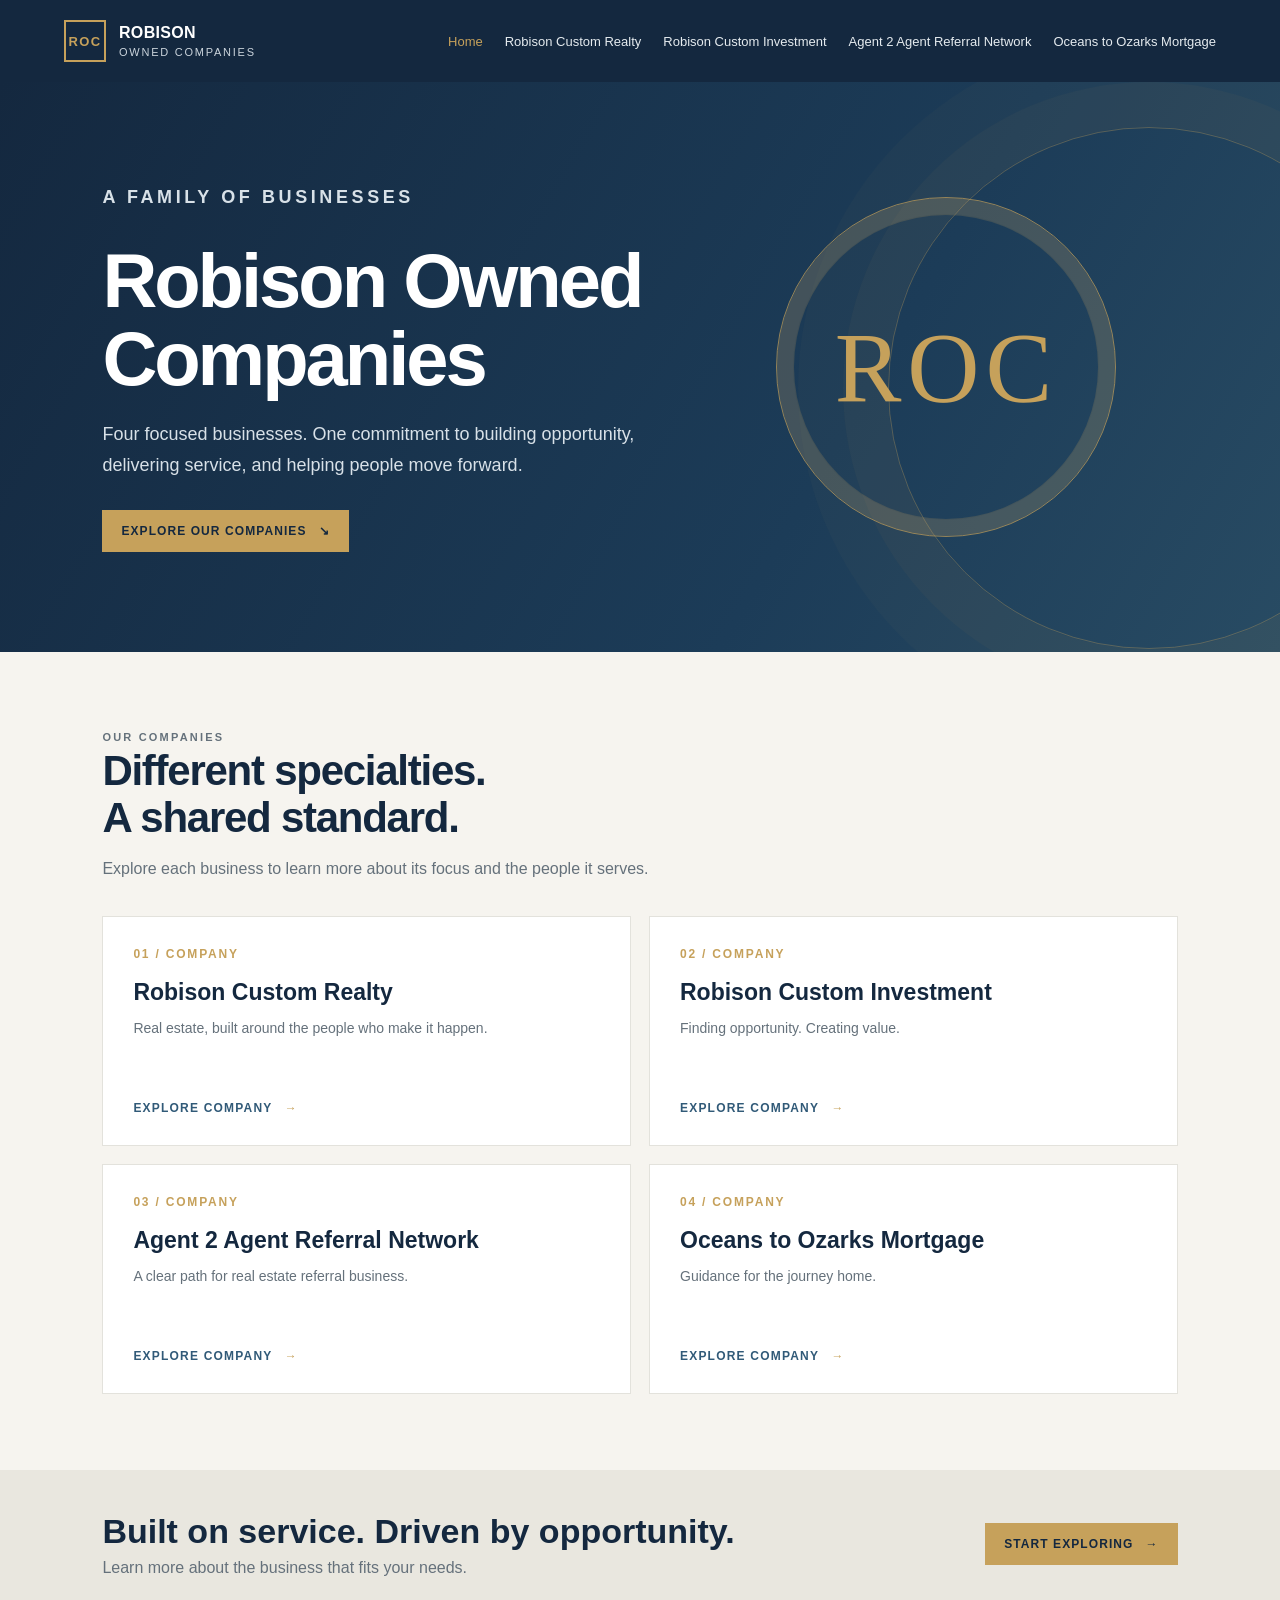
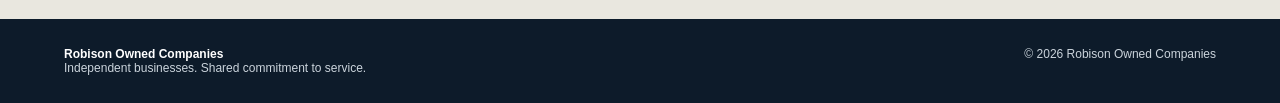
<file: index.html>
<!doctype html>
<html lang="en"><head><meta charset="utf-8"><meta name="viewport" content="width=device-width, initial-scale=1">
<title>Robison Owned Companies</title><meta name="description" content="Explore the businesses of Robison Owned Companies.">
<link rel="stylesheet" href="styles.css"></head><body>
<header class="site-header">
<a class="brand" href="index.html"><span class="brand-mark">ROC</span><span>ROBISON<small>Owned Companies</small></span></a>
<nav class="nav" aria-label="Main navigation"><a class="active" href="index.html">Home</a><a class="" href="robison-custom-realty.html">Robison Custom Realty</a><a class="" href="robison-custom-investment.html">Robison Custom Investment</a><a class="" href="agent-2-agent-referral-network.html">Agent 2 Agent Referral Network</a><a class="" href="oceans-to-ozarks-mortgage.html">Oceans to Ozarks Mortgage</a></nav>
</header>
<main>
<section class="hero">
<div><p class="eyebrow">A family of businesses</p><h1>Robison Owned<br>Companies</h1>
<p>Four focused businesses. One commitment to building opportunity, delivering service, and helping people move forward.</p>
<a class="button" href="#companies">Explore our companies <span>↘</span></a></div>
<div class="hero-art" aria-hidden="true"><div class="monogram">ROC</div></div>
</section>
<section class="section" id="companies">
<div class="section-heading"><p class="eyebrow">Our companies</p><h2>Different specialties.<br>A shared standard.</h2>
<p>Explore each business to learn more about its focus and the people it serves.</p></div>
<div class="company-grid">
<a class="company-card" href="robison-custom-realty.html"><span class="card-number">01 / COMPANY</span><h3>Robison Custom Realty</h3><p>Real estate, built around the people who make it happen.</p><span class="card-link">Explore company <span>→</span></span></a><a class="company-card" href="robison-custom-investment.html"><span class="card-number">02 / COMPANY</span><h3>Robison Custom Investment</h3><p>Finding opportunity. Creating value.</p><span class="card-link">Explore company <span>→</span></span></a><a class="company-card" href="agent-2-agent-referral-network.html"><span class="card-number">03 / COMPANY</span><h3>Agent 2 Agent Referral Network</h3><p>A clear path for real estate referral business.</p><span class="card-link">Explore company <span>→</span></span></a><a class="company-card" href="oceans-to-ozarks-mortgage.html"><span class="card-number">04 / COMPANY</span><h3>Oceans to Ozarks Mortgage</h3><p>Guidance for the journey home.</p><span class="card-link">Explore company <span>→</span></span></a>
</div>
</section>
<section class="callout"><div><h2>Built on service. Driven by opportunity.</h2><p>Learn more about the business that fits your needs.</p></div><a class="button" href="robison-custom-realty.html">Start exploring <span>→</span></a></section>
</main><footer class="footer"><div><strong>Robison Owned Companies</strong><br>Independent businesses. Shared commitment to service.</div><div>© <span id="year">2026</span> Robison Owned Companies</div></footer></body></html>
</file>
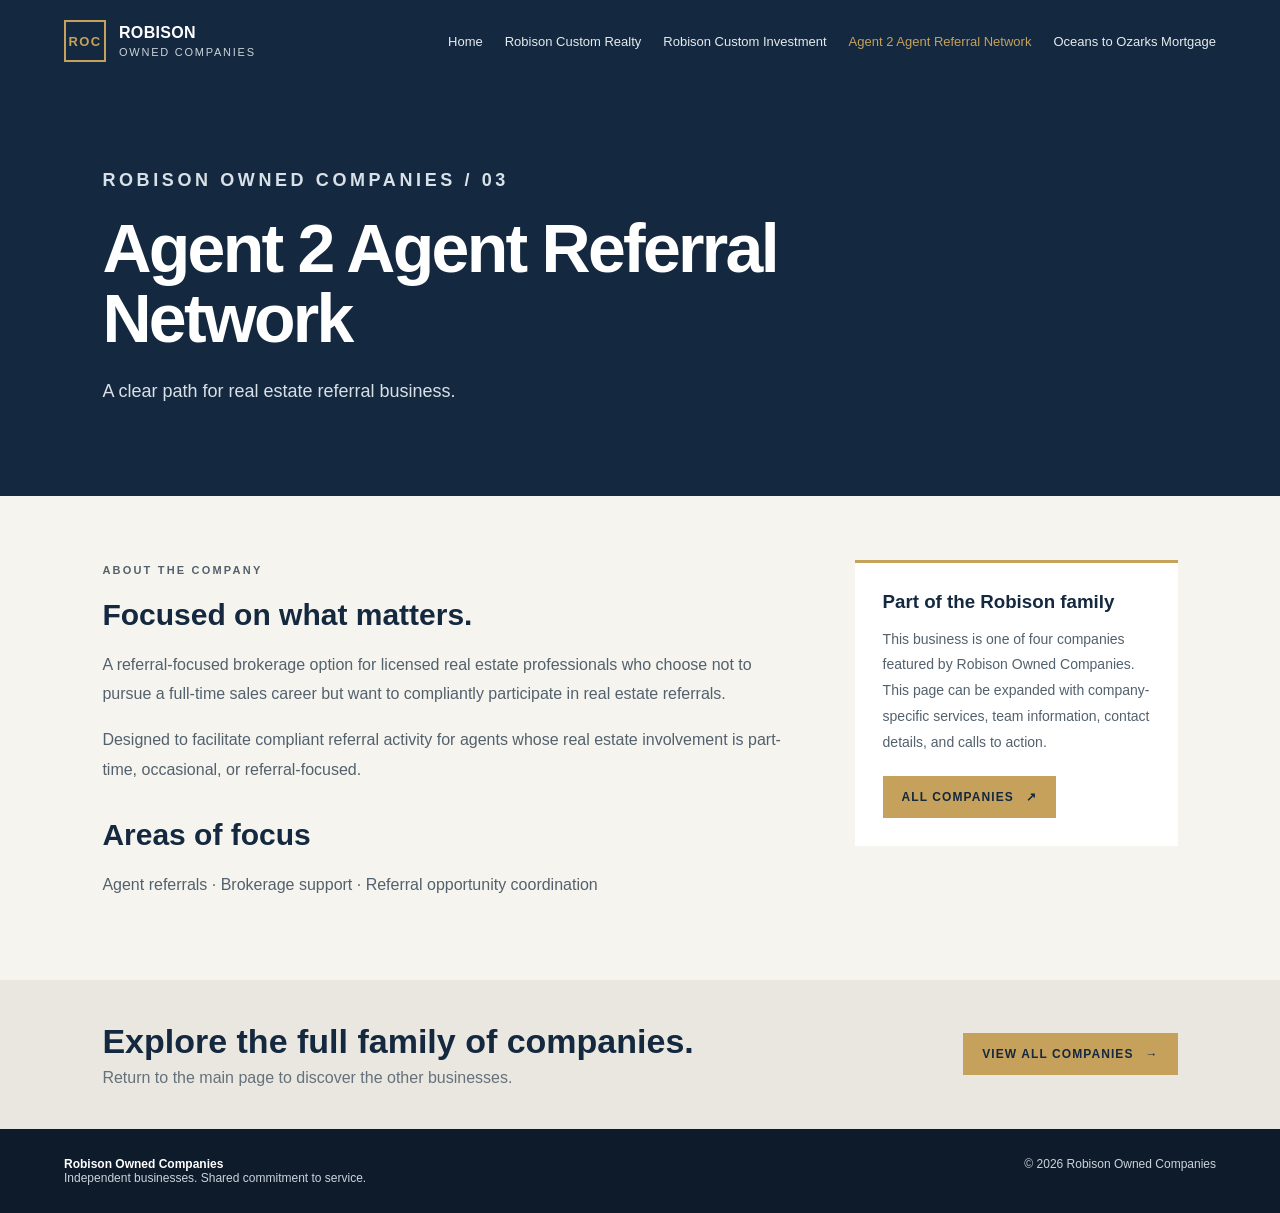
<file: agent-2-agent-referral-network.html>
<!doctype html>
<html lang="en"><head><meta charset="utf-8"><meta name="viewport" content="width=device-width, initial-scale=1">
<title>Agent 2 Agent Referral Network | Robison Owned Companies</title><meta name="description" content="A referral-focused brokerage option for licensed real estate professionals who choose not to pursue a full-time sales career but want to compliantly participate in real estate referrals.">
<link rel="stylesheet" href="styles.css"></head><body>
<header class="site-header">
<a class="brand" href="index.html"><span class="brand-mark">ROC</span><span>ROBISON<small>Owned Companies</small></span></a>
<nav class="nav" aria-label="Main navigation"><a class="" href="index.html">Home</a><a class="" href="robison-custom-realty.html">Robison Custom Realty</a><a class="" href="robison-custom-investment.html">Robison Custom Investment</a><a class="active" href="agent-2-agent-referral-network.html">Agent 2 Agent Referral Network</a><a class="" href="oceans-to-ozarks-mortgage.html">Oceans to Ozarks Mortgage</a></nav>
</header>
<main>
<section class="page-hero"><p class="eyebrow">Robison Owned Companies / 03</p><h1>Agent 2 Agent Referral Network</h1><p>A clear path for real estate referral business.</p></section>
<section class="page-content">
<div><p class="eyebrow">About the company</p><h2>Focused on what matters.</h2><p>A referral-focused brokerage option for licensed real estate professionals who choose not to pursue a full-time sales career but want to compliantly participate in real estate referrals.</p><p>Designed to facilitate compliant referral activity for agents whose real estate involvement is part-time, occasional, or referral-focused.</p><h2 style="margin-top:34px">Areas of focus</h2><p>Agent referrals · Brokerage support · Referral opportunity coordination</p></div>
<aside class="info-panel"><h3>Part of the Robison family</h3><p>This business is one of four companies featured by Robison Owned Companies. This page can be expanded with company-specific services, team information, contact details, and calls to action.</p><a class="button" href="index.html">All companies <span>↗</span></a></aside>
</section>
<section class="callout"><div><h2>Explore the full family of companies.</h2><p>Return to the main page to discover the other businesses.</p></div><a class="button" href="index.html#companies">View all companies <span>→</span></a></section>
</main><footer class="footer"><div><strong>Robison Owned Companies</strong><br>Independent businesses. Shared commitment to service.</div><div>© <span id="year">2026</span> Robison Owned Companies</div></footer></body></html>
</file>
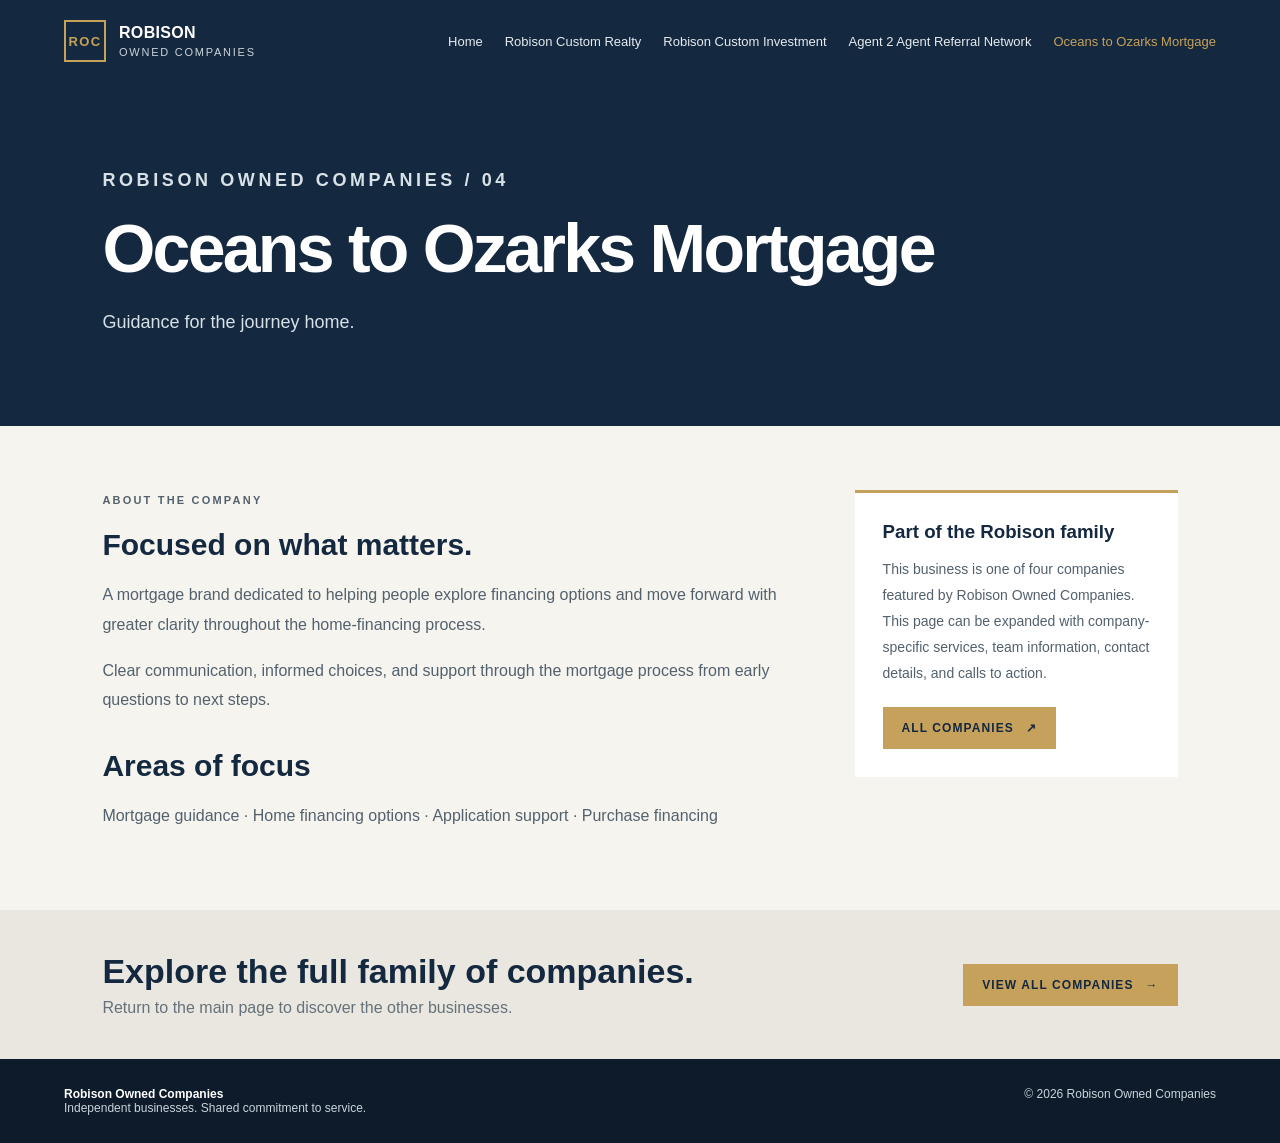
<file: oceans-to-ozarks-mortgage.html>
<!doctype html>
<html lang="en"><head><meta charset="utf-8"><meta name="viewport" content="width=device-width, initial-scale=1">
<title>Oceans to Ozarks Mortgage | Robison Owned Companies</title><meta name="description" content="A mortgage brand dedicated to helping people explore financing options and move forward with greater clarity throughout the home-financing process.">
<link rel="stylesheet" href="styles.css"></head><body>
<header class="site-header">
<a class="brand" href="index.html"><span class="brand-mark">ROC</span><span>ROBISON<small>Owned Companies</small></span></a>
<nav class="nav" aria-label="Main navigation"><a class="" href="index.html">Home</a><a class="" href="robison-custom-realty.html">Robison Custom Realty</a><a class="" href="robison-custom-investment.html">Robison Custom Investment</a><a class="" href="agent-2-agent-referral-network.html">Agent 2 Agent Referral Network</a><a class="active" href="oceans-to-ozarks-mortgage.html">Oceans to Ozarks Mortgage</a></nav>
</header>
<main>
<section class="page-hero"><p class="eyebrow">Robison Owned Companies / 04</p><h1>Oceans to Ozarks Mortgage</h1><p>Guidance for the journey home.</p></section>
<section class="page-content">
<div><p class="eyebrow">About the company</p><h2>Focused on what matters.</h2><p>A mortgage brand dedicated to helping people explore financing options and move forward with greater clarity throughout the home-financing process.</p><p>Clear communication, informed choices, and support through the mortgage process from early questions to next steps.</p><h2 style="margin-top:34px">Areas of focus</h2><p>Mortgage guidance · Home financing options · Application support · Purchase financing</p></div>
<aside class="info-panel"><h3>Part of the Robison family</h3><p>This business is one of four companies featured by Robison Owned Companies. This page can be expanded with company-specific services, team information, contact details, and calls to action.</p><a class="button" href="index.html">All companies <span>↗</span></a></aside>
</section>
<section class="callout"><div><h2>Explore the full family of companies.</h2><p>Return to the main page to discover the other businesses.</p></div><a class="button" href="index.html#companies">View all companies <span>→</span></a></section>
</main><footer class="footer"><div><strong>Robison Owned Companies</strong><br>Independent businesses. Shared commitment to service.</div><div>© <span id="year">2026</span> Robison Owned Companies</div></footer></body></html>
</file>
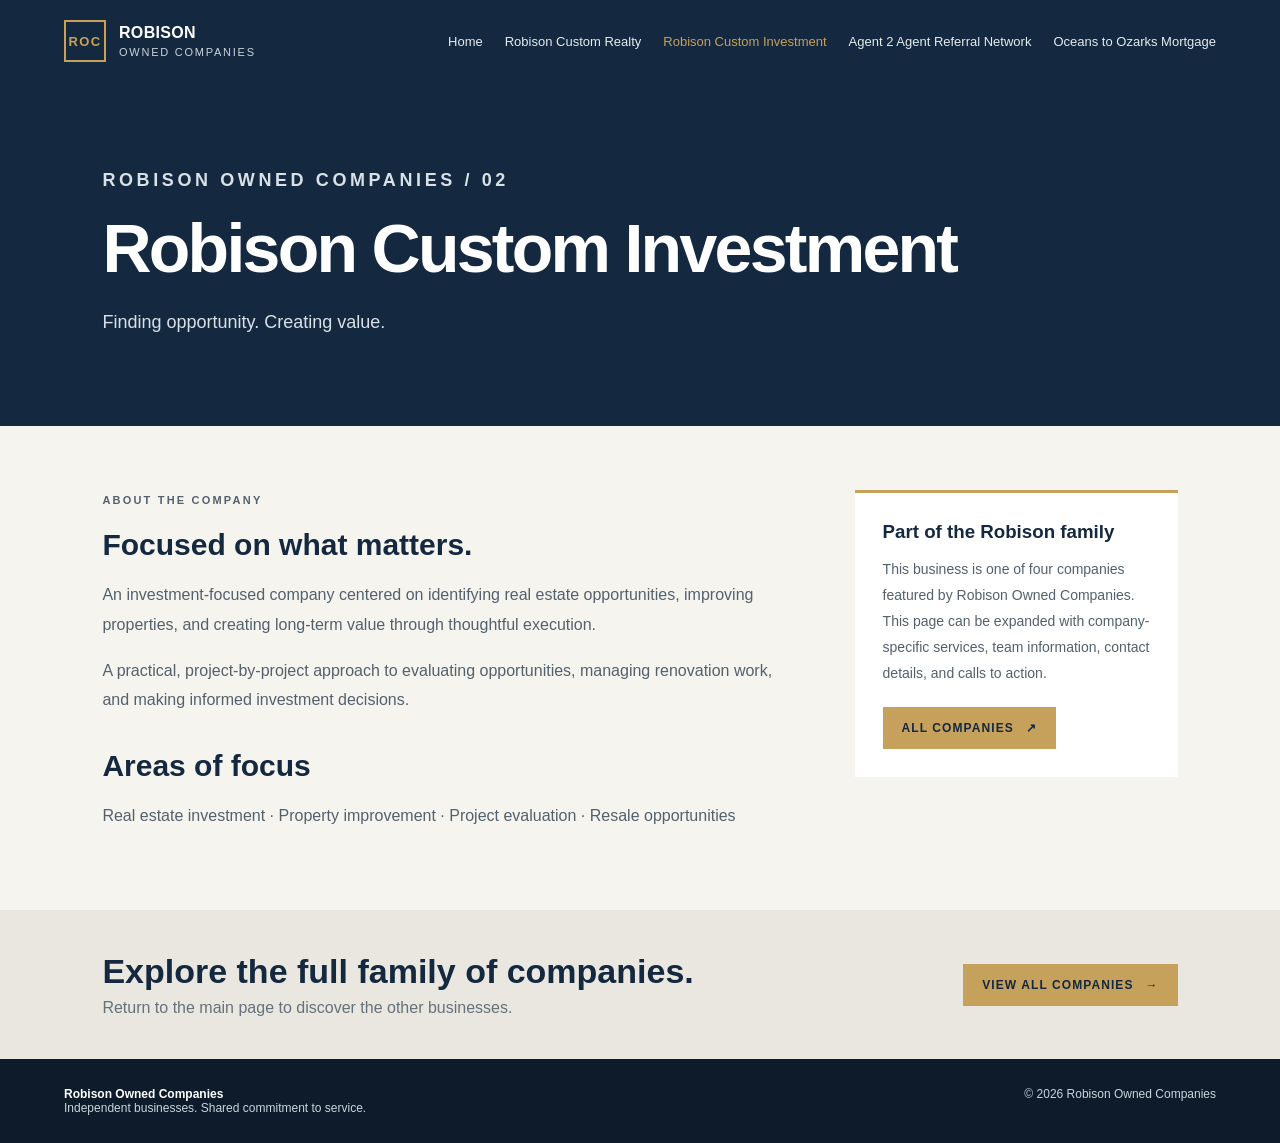
<file: robison-custom-investment.html>
<!doctype html>
<html lang="en"><head><meta charset="utf-8"><meta name="viewport" content="width=device-width, initial-scale=1">
<title>Robison Custom Investment | Robison Owned Companies</title><meta name="description" content="An investment-focused company centered on identifying real estate opportunities, improving properties, and creating long-term value through thoughtful execution.">
<link rel="stylesheet" href="styles.css"></head><body>
<header class="site-header">
<a class="brand" href="index.html"><span class="brand-mark">ROC</span><span>ROBISON<small>Owned Companies</small></span></a>
<nav class="nav" aria-label="Main navigation"><a class="" href="index.html">Home</a><a class="" href="robison-custom-realty.html">Robison Custom Realty</a><a class="active" href="robison-custom-investment.html">Robison Custom Investment</a><a class="" href="agent-2-agent-referral-network.html">Agent 2 Agent Referral Network</a><a class="" href="oceans-to-ozarks-mortgage.html">Oceans to Ozarks Mortgage</a></nav>
</header>
<main>
<section class="page-hero"><p class="eyebrow">Robison Owned Companies / 02</p><h1>Robison Custom Investment</h1><p>Finding opportunity. Creating value.</p></section>
<section class="page-content">
<div><p class="eyebrow">About the company</p><h2>Focused on what matters.</h2><p>An investment-focused company centered on identifying real estate opportunities, improving properties, and creating long-term value through thoughtful execution.</p><p>A practical, project-by-project approach to evaluating opportunities, managing renovation work, and making informed investment decisions.</p><h2 style="margin-top:34px">Areas of focus</h2><p>Real estate investment · Property improvement · Project evaluation · Resale opportunities</p></div>
<aside class="info-panel"><h3>Part of the Robison family</h3><p>This business is one of four companies featured by Robison Owned Companies. This page can be expanded with company-specific services, team information, contact details, and calls to action.</p><a class="button" href="index.html">All companies <span>↗</span></a></aside>
</section>
<section class="callout"><div><h2>Explore the full family of companies.</h2><p>Return to the main page to discover the other businesses.</p></div><a class="button" href="index.html#companies">View all companies <span>→</span></a></section>
</main><footer class="footer"><div><strong>Robison Owned Companies</strong><br>Independent businesses. Shared commitment to service.</div><div>© <span id="year">2026</span> Robison Owned Companies</div></footer></body></html>
</file>
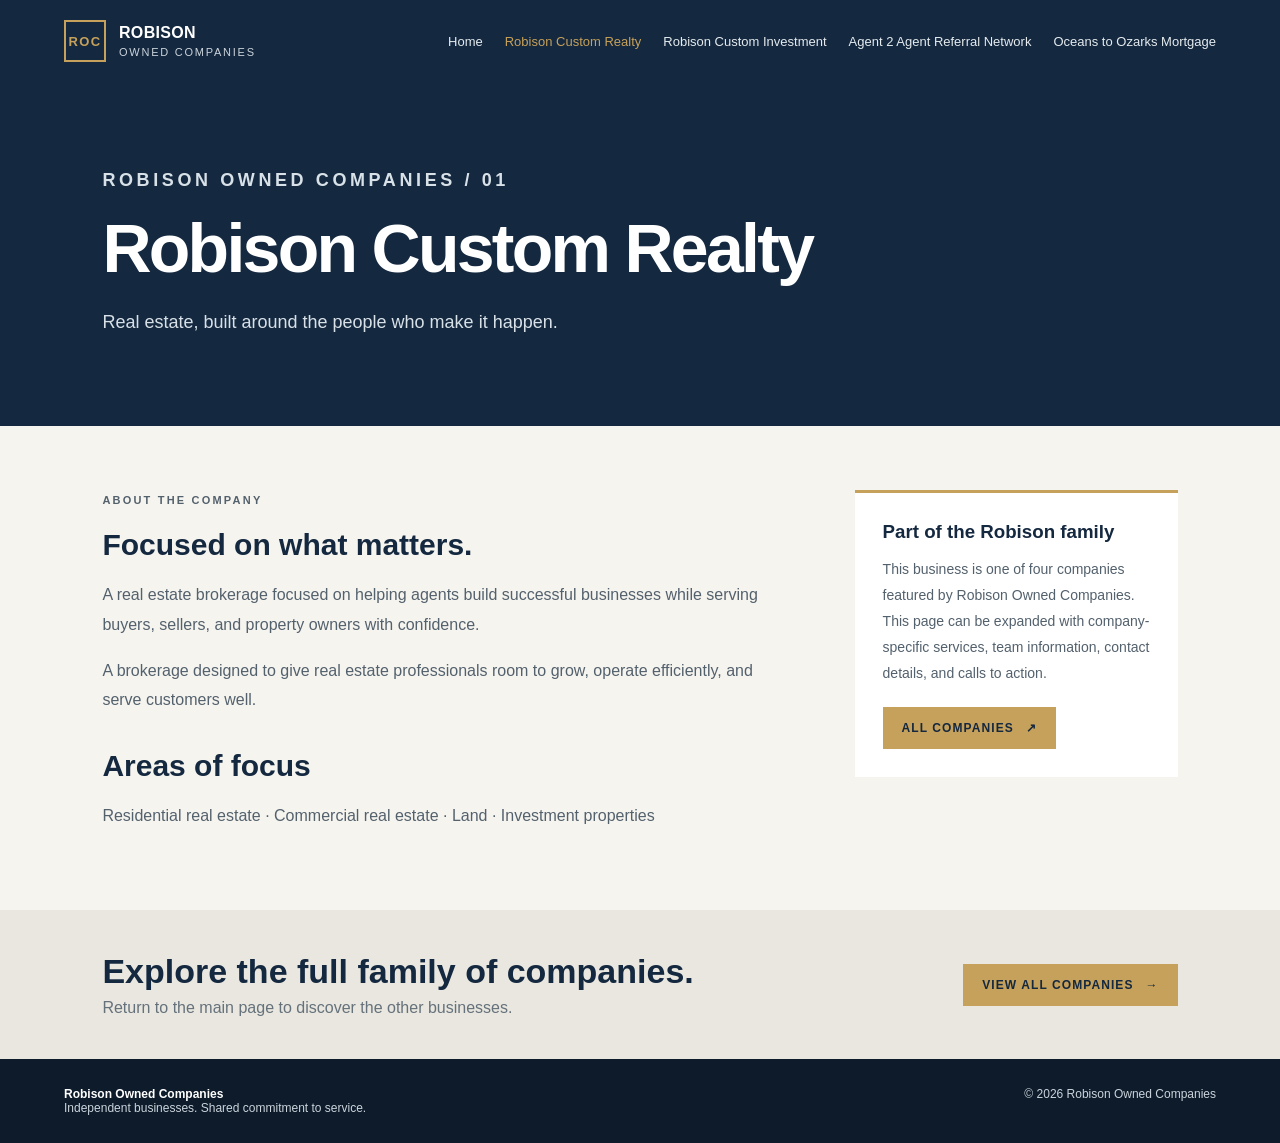
<file: robison-custom-realty.html>
<!doctype html>
<html lang="en"><head><meta charset="utf-8"><meta name="viewport" content="width=device-width, initial-scale=1">
<title>Robison Custom Realty | Robison Owned Companies</title><meta name="description" content="A real estate brokerage focused on helping agents build successful businesses while serving buyers, sellers, and property owners with confidence.">
<link rel="stylesheet" href="styles.css"></head><body>
<header class="site-header">
<a class="brand" href="index.html"><span class="brand-mark">ROC</span><span>ROBISON<small>Owned Companies</small></span></a>
<nav class="nav" aria-label="Main navigation"><a class="" href="index.html">Home</a><a class="active" href="robison-custom-realty.html">Robison Custom Realty</a><a class="" href="robison-custom-investment.html">Robison Custom Investment</a><a class="" href="agent-2-agent-referral-network.html">Agent 2 Agent Referral Network</a><a class="" href="oceans-to-ozarks-mortgage.html">Oceans to Ozarks Mortgage</a></nav>
</header>
<main>
<section class="page-hero"><p class="eyebrow">Robison Owned Companies / 01</p><h1>Robison Custom Realty</h1><p>Real estate, built around the people who make it happen.</p></section>
<section class="page-content">
<div><p class="eyebrow">About the company</p><h2>Focused on what matters.</h2><p>A real estate brokerage focused on helping agents build successful businesses while serving buyers, sellers, and property owners with confidence.</p><p>A brokerage designed to give real estate professionals room to grow, operate efficiently, and serve customers well.</p><h2 style="margin-top:34px">Areas of focus</h2><p>Residential real estate · Commercial real estate · Land · Investment properties</p></div>
<aside class="info-panel"><h3>Part of the Robison family</h3><p>This business is one of four companies featured by Robison Owned Companies. This page can be expanded with company-specific services, team information, contact details, and calls to action.</p><a class="button" href="index.html">All companies <span>↗</span></a></aside>
</section>
<section class="callout"><div><h2>Explore the full family of companies.</h2><p>Return to the main page to discover the other businesses.</p></div><a class="button" href="index.html#companies">View all companies <span>→</span></a></section>
</main><footer class="footer"><div><strong>Robison Owned Companies</strong><br>Independent businesses. Shared commitment to service.</div><div>© <span id="year">2026</span> Robison Owned Companies</div></footer></body></html>
</file>
<file: styles.css>
:root {
  --navy: #14283f;
  --blue: #315a78;
  --gold: #c6a15b;
  --cream: #f6f4ef;
  --ink: #202b35;
  --muted: #65717b;
  --white: #fff;
}
* { box-sizing: border-box; }
html { scroll-behavior: smooth; }
body { margin: 0; font-family: Inter, "Segoe UI", Arial, sans-serif; color: var(--ink); background: var(--cream); }
a { color: inherit; text-decoration: none; }
.site-header { display:flex; align-items:center; justify-content:space-between; gap:24px; padding:20px clamp(20px, 5vw, 72px); background:var(--navy); color:white; }
.brand { display:flex; align-items:center; gap:13px; font-weight:750; letter-spacing:.02em; }
.brand-mark { width:42px; height:42px; border:2px solid var(--gold); color:var(--gold); display:grid; place-items:center; font-size:13px; letter-spacing:.1em; }
.brand small { display:block; font-weight:400; color:#cbd4dc; font-size:11px; letter-spacing:.16em; margin-top:4px; text-transform:uppercase; }
.nav { display:flex; flex-wrap:wrap; gap:22px; font-size:13px; color:#e5ebef; }
.nav a:hover, .nav a.active { color:var(--gold); }
.hero { min-height: 570px; display:grid; grid-template-columns: 1.1fr .9fr; align-items:center; gap:48px; padding:80px clamp(24px, 8vw, 120px); background:linear-gradient(120deg, #14283f 0%, #1c3c58 65%, #284b63 100%); color:white; position:relative; overflow:hidden; }
.hero:after { content:""; position:absolute; width:520px; height:520px; border:1px solid rgba(198,161,91,.35); border-radius:50%; right:-130px; top:45px; box-shadow:0 0 0 45px rgba(198,161,91,.04), 0 0 0 90px rgba(198,161,91,.03); }
.eyebrow { text-transform:uppercase; letter-spacing:.2em; font-size:11px; color:var(--gold); font-weight:700; margin:0 0 18px; }
h1 { font-size:clamp(42px, 6vw, 76px); line-height:1.02; letter-spacing:-.04em; margin:0 0 22px; max-width:700px; }
.hero p { font-size:18px; line-height:1.7; color:#d8e1e8; max-width:560px; margin:0 0 30px; }
.hero-art { position:relative; z-index:1; min-height:300px; display:grid; place-items:center; }
.hero-art .monogram { width:min(340px, 90%); aspect-ratio:1; border:1px solid rgba(198,161,91,.7); border-radius:50%; display:grid; place-items:center; color:var(--gold); font-family:Georgia,serif; font-size:clamp(56px, 8vw, 100px); letter-spacing:.06em; box-shadow:inset 0 0 0 16px rgba(255,255,255,.025), inset 0 0 0 17px rgba(198,161,91,.2); }
.button { display:inline-flex; align-items:center; gap:12px; padding:14px 19px; background:var(--gold); color:var(--navy); font-size:12px; font-weight:800; text-transform:uppercase; letter-spacing:.09em; border:0; }
.button:hover { filter:brightness(1.08); }
.section { padding:76px clamp(24px, 8vw, 120px); }
.section-heading { max-width:700px; margin-bottom:34px; }
.section-heading h2 { font-size:clamp(28px, 4vw, 42px); line-height:1.12; letter-spacing:-.03em; margin:0 0 14px; color:var(--navy); }
.section-heading p { line-height:1.7; color:var(--muted); margin:0; }
.company-grid { display:grid; grid-template-columns:repeat(2, minmax(0,1fr)); gap:18px; }
.company-card { background:white; border:1px solid #e3e2dc; padding:30px; min-height:230px; display:flex; flex-direction:column; align-items:flex-start; transition:transform .2s, box-shadow .2s; }
.company-card:hover { transform:translateY(-4px); box-shadow:0 16px 35px rgba(20,40,63,.09); }
.card-number { color:var(--gold); font-size:12px; font-weight:800; letter-spacing:.15em; }
.company-card h3 { font-size:23px; line-height:1.2; color:var(--navy); margin:18px 0 10px; }
.company-card p { color:var(--muted); line-height:1.6; font-size:14px; margin:0 0 25px; }
.card-link { margin-top:auto; font-size:12px; text-transform:uppercase; letter-spacing:.1em; color:var(--blue); font-weight:800; }
.card-link span { color:var(--gold); padding-left:8px; }
.callout { background:#e9e7df; padding:42px clamp(24px, 8vw, 120px); display:flex; justify-content:space-between; align-items:center; gap:30px; }
.callout h2 { margin:0; color:var(--navy); font-size:clamp(24px,3vw,34px); }
.callout p { margin:8px 0 0; color:var(--muted); }
.page-hero { padding:82px clamp(24px, 8vw, 120px) 70px; background:var(--navy); color:white; }
.page-hero h1 { max-width:900px; font-size:clamp(40px, 6vw, 68px); }
.page-hero p { color:#d8e1e8; max-width:720px; line-height:1.8; font-size:18px; }
.page-content { display:grid; grid-template-columns:minmax(0, 1.5fr) minmax(250px, .7fr); gap:60px; padding:64px clamp(24px, 8vw, 120px); }
.page-content h2 { color:var(--navy); font-size:30px; margin:0 0 18px; }
.page-content p { line-height:1.85; color:#53616d; }
.info-panel { background:white; border-top:3px solid var(--gold); padding:28px; align-self:start; }
.info-panel h3 { margin:0 0 12px; color:var(--navy); }
.info-panel p { font-size:14px; margin-bottom:20px; }
.footer { background:#0d1b2a; color:#cbd4dc; padding:28px clamp(24px, 5vw, 72px); display:flex; justify-content:space-between; gap:20px; flex-wrap:wrap; font-size:12px; }
.footer strong { color:white; }
@media (max-width: 760px) {
 .site-header { align-items:flex-start; flex-direction:column; }
 .nav { gap:12px 18px; }
 .hero { grid-template-columns:1fr; padding-top:65px; padding-bottom:55px; }
 .hero-art { min-height:200px; }
 .hero-art .monogram { width:210px; }
 .company-grid { grid-template-columns:1fr; }
 .page-content { grid-template-columns:1fr; gap:28px; }
 .callout { align-items:flex-start; flex-direction:column; }
}
</file>
